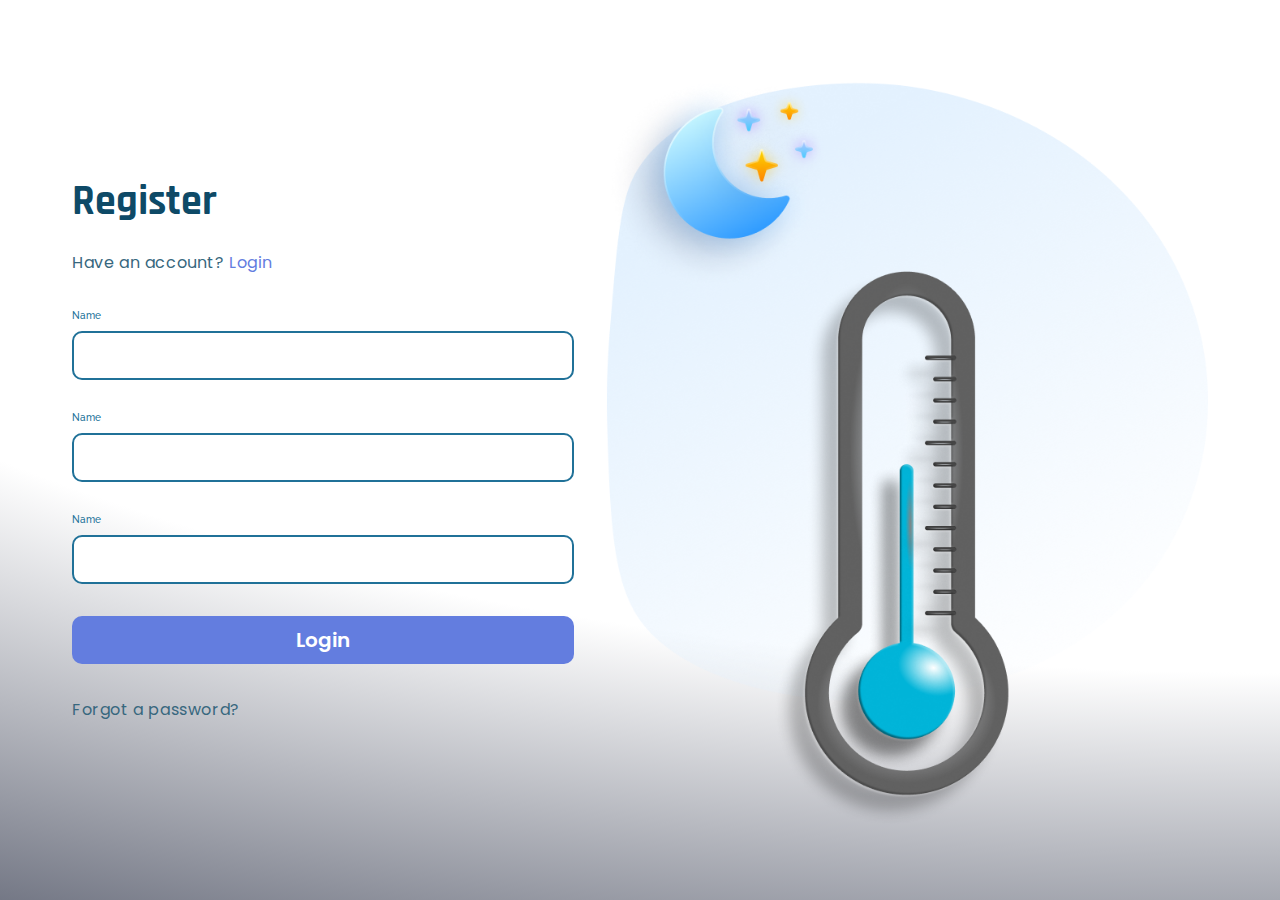
<file: signin.html>
<!DOCTYPE html>
<html lang="en">

<head>
    <meta charset="UTF-8">
    <meta name="viewport" content="width=device-width, initial-scale=1.0">

    <!-- style css file -->
    <link rel="stylesheet" href="css/style.css">

    <!-- login css file -->
    <link rel="stylesheet" href="css/login.css">

    <!-- title -->
    <title>Login</title>
</head>

<body class="login__body">

    <form class="form__contanier">

        <div class="form__header">

            <h3 class="form__title">
                Register
            </h3>

            <span class="small__text">
                Have an account?
                <span>
                    Login
                </span>
            </span>

        </div>

        <div class="input__field">

            <label for="Name">
                Name
            </label>

            <input type="text" placeholder="">

        </div>

        <div class="input__field">

            <label for="Name">
                Name
            </label>

            <input type="text" placeholder="">

        </div>

        <div class="input__field">

            <label for="Name">
                Name
            </label>

            <input type="text" placeholder="">

        </div>

        <button class="btn">
            Login
        </button>

        <span class="small__text">
            Forgot a password?
        </span>

    </form>

    <div class="login__img">
        <img src="images/login.png" alt="">
    </div>

</body>

</html>
</file>
<file: css/style.css>
/* ====== Google Fonts (Rajdhani, Poppins, Raleway) ====== */
/* ====== Google Fonts (Rajdhani, Poppins, Raleway) ====== */

@import url('https://fonts.googleapis.com/css2?family=Poppins:ital,wght@0,100;0,200;0,300;0,400;0,500;0,600;0,700;0,800;0,900;1,100;1,200;1,300;1,400;1,500;1,600;1,700;1,800;1,900&family=Rajdhani:wght@300;400;500;600;700&family=Raleway:ital,wght@0,100;0,200;0,300;0,400;0,500;0,600;0,700;0,800;0,900;1,100;1,200;1,300;1,400;1,500;1,600;1,700;1,800;1,900&display=swap');




/* ====== Reset (Universal) ====== */
/* ====== Reset (Universal) ====== */

* {
    margin: 0;
    padding: 0;
    box-sizing: border-box;
    list-style: none;
    text-decoration: none;
    font-family: 'Poppins';
}




/* ====== HTML & BODY (Tag) ====== */
/* ====== HTML & BODY (Tag) ====== */

html,
body {
    width: 100%;
    min-height: 100vh;
    background: radial-gradient(259.37% 141.42% at 100% 0%, #FFF 0%, #FFF 52.84%, #282E43 95.78%);
}

body {
    padding: 72px;

    display: flex;
    flex-direction: column;
    align-items: center;
    gap: 72px;
}




/* ====== Selection ====== */
/* ====== Selection ====== */


::selection {
    background-color: var(--primary-color);
    color: #FFF;
}



/* ====== Web Kit Scrollbar ====== */
/* ====== Web Kit Scrollbar ====== */


::-webkit-scrollbar {
    width: 4px;
}

::-webkit-scrollbar-thumb {
    background-color: var(--dark-color);
}




/* ====== Variables (Root) ====== */
/* ====== Variables (Root) ====== */

:root {
    --primary-color: #637DDF;
    --dark-color: #282E43;
}




/* ====== Components ====== */
/* ====== Components ====== */

.title {
    color: var(--dark-color);

    font-family: Rajdhani;
    font-size: 72px;
    font-style: normal;
    font-weight: 700;
    line-height: normal;

    width: 100%;

    display: flex;
    align-items: center;
    justify-content: space-between;

    >span {
        font-family: Rajdhani;
        color: var(--primary-color);
    }

    .btn {
        width: fit-content;
        display: flex;
        align-items: center;
        gap: 10px;

        font-weight: 400;

        >i {
            font-weight: 800;
        }
    }
}

.small__title {
    color: var(--dark-color);

    font-family: Rajdhani;
    font-size: 48px;
    font-weight: 600;

    width: 100%;

    display: flex;
    align-items: center;
    justify-content: space-between;

    >span {
        font-family: Rajdhani;
        color: var(--primary-color);
    }

    .btn {
        width: fit-content;
        display: flex;
        align-items: center;
        gap: 10px;

        font-weight: 400;

        >i {
            font-weight: 800;
        }
    }
}

.btns {
    display: flex;
    align-items: center;
    gap: 24px;
    width: 100%;

    >i {
        cursor: pointer;
        color: var(--primary-color);
        font-size: 32px;
        transition: .3s;
    }

    >i:hover {
        color: #FFF;
    }
}

.btn {

    /* Layout */

    display: flex;
    padding: 9px 20px;
    justify-content: center;
    align-items: center;
    width: 100%;

    /* Style */

    border-radius: 10px;
    background: #637DDF;

    color: #FFF;
    font-size: 20px;
    font-style: normal;
    font-weight: 600;
    line-height: normal;
}

.delete__icon {
    right: 14px;
    top: 34px;
    font-size: 24px;
    color: var(--primary-color);
    position: absolute;
    cursor: pointer;
}


/* Popup */

.edit__popup {
    position: fixed;
    padding: 20px;

    top: 50%;
    left: 50%;
    transform: translate(-50%, -50%);

    display: grid;
    grid-template-columns: repeat(2, 1fr);
    gap: 16px;

    z-index: 2;

    border-radius: 10px;
    background-color: #FFF;
    box-shadow: 0 4px 10px rgba(133, 160, 251, 0.20);

    .small__title {
        text-align: center;
    }

    .input__field {
        display: flex;
        flex-direction: column;
        align-items: start;
        gap: 10px;

        min-width: 450px;

        .input__text {
            color: var(--dark-color);
            font-size: 16px;
            font-weight: 500;
        }

        >input {
            color: var(--primary-color);

            padding: 10px;

            width: 100%;

            border: 2px solid var(--primary-color);
            outline: none;
            border-radius: 10px;
        }
    }

    .checkbox__field {
        flex-direction: row;
        align-items: center;

        >input {
            width: fit-content;
        }
    }

    .full__area {
        grid-column: 1;
        grid-column-end: 3;
    }

    .btn {
        padding: 6px;
    }
}
</file>
<file: css/login.css>
.login__body {
    display: flex;
    align-items: center;
    flex-direction: row;
    gap: 32px;

    .login__img {
        width: 120%;
        display: flex;
        justify-content: end;

        >img {
            /* max-wid7th: 700px; */
            width: 100%;
        }
    }
}

.form__contanier {
    display: flex;
    flex-direction: column;
    gap: 32px;
    width: 100%;

    .form__header {
        display: flex;
        flex-direction: column;
        gap: 20px;

        .form__title {
            color: #0E4A67;
            font-family: Rajdhani;
            font-size: 42px;
            font-weight: 700;
            line-height: normal;
        }
    }

    .small__text {
        color: #37677E;
        font-size: 16px;
        font-weight: 400;
        line-height: 28.607px;
        letter-spacing: 0.596px;

        >span {
            color: #637DDF;
        }
    }

    .input__field {
        display: flex;
        flex-direction: column;
        gap: 10px;
        width: 100%;

        >label {
            color: #207198;
            font-family: Raleway;
            font-size: 10px;
            font-style: normal;
            font-weight: 500;
            line-height: normal;
        }

        >input {
            border-radius: 10px;
            border: 2px solid #207198;
            background: #FFF;

            padding: 12px;
            width: 460px;

            color: #37677E;
            font-size: 14px;
            font-weight: 400;

            width: 100%;

            outline: none;
        }
    }

    .btn {
        outline: none;
        border: 0;
    }
}

@media (max-width: 1046px) {
    .login__body {
        padding: 32px ;
        .login__img {
            display: none;
        }
    }
}
</file>
